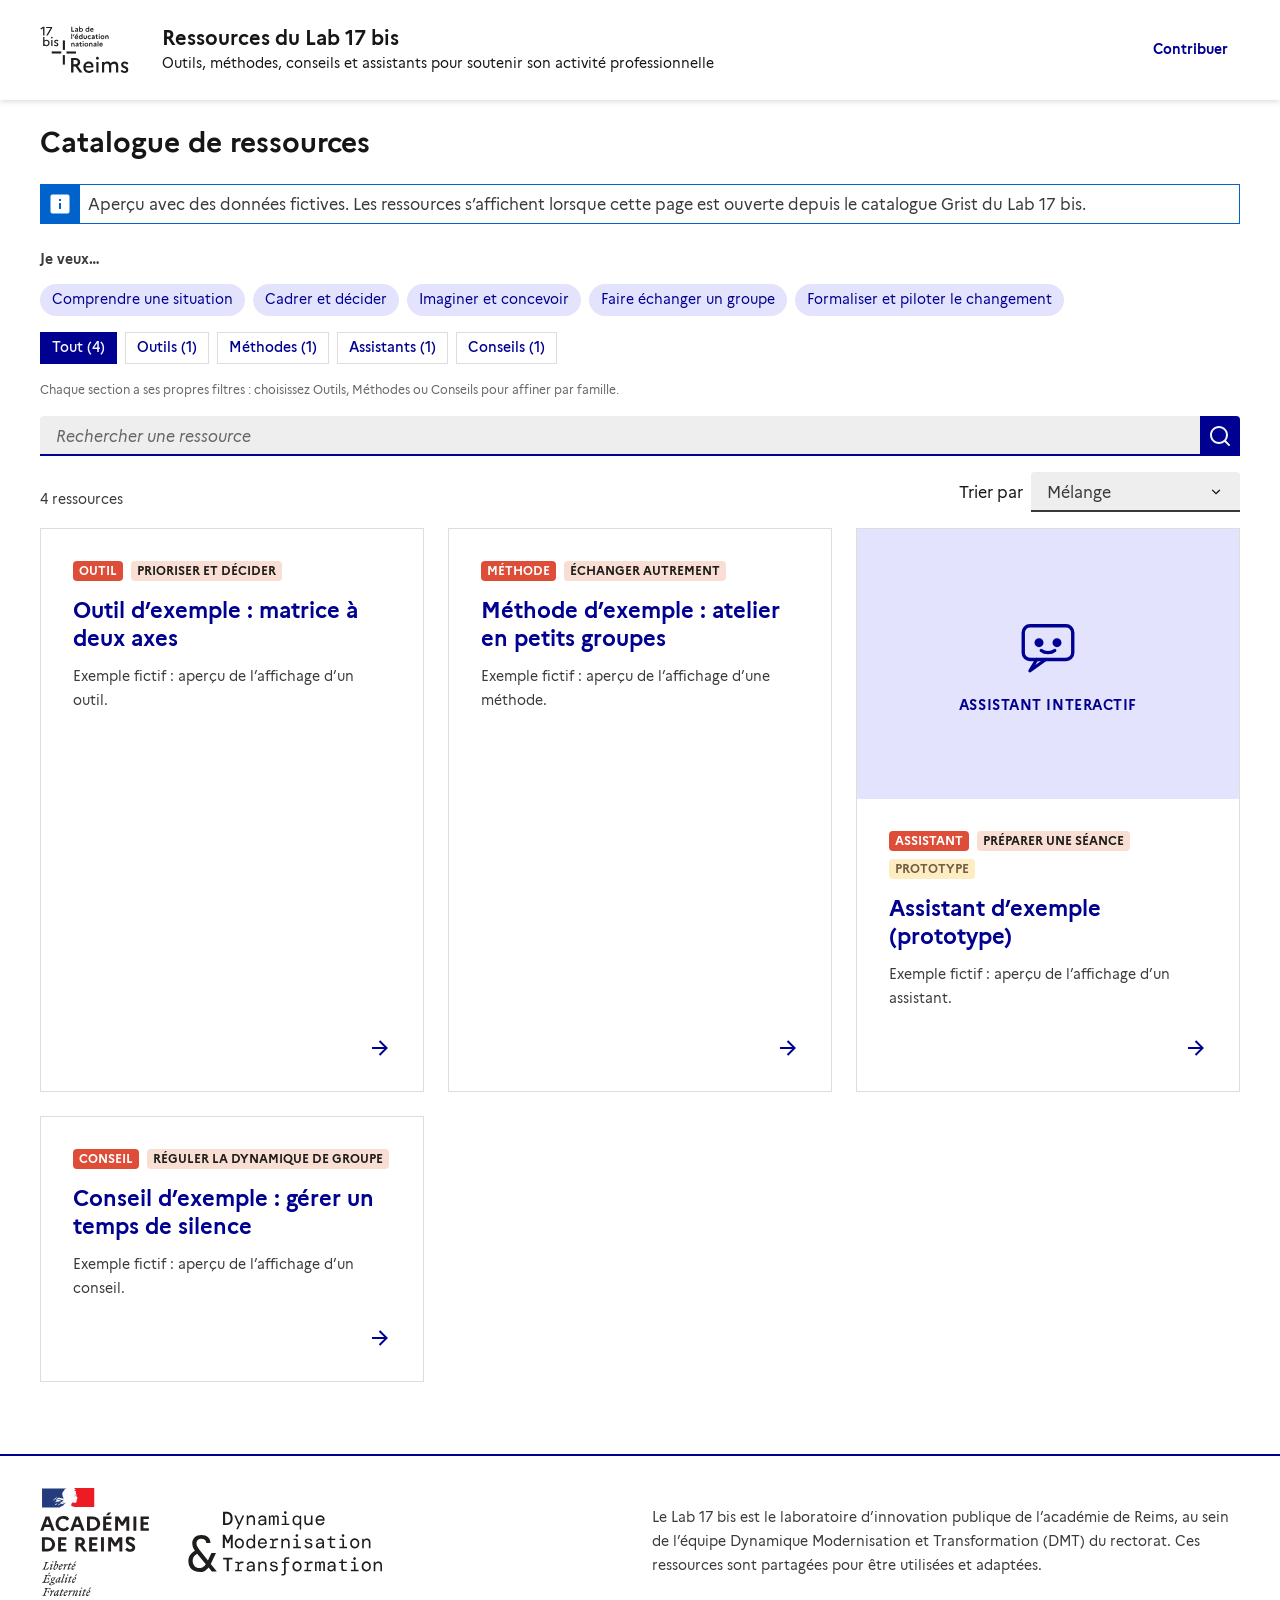
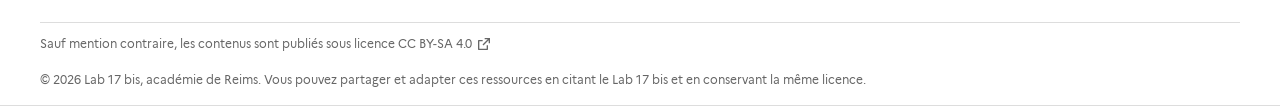
<file: index.html>
<!doctype html>
<html lang="fr" data-fr-scheme="light">
<head>
  <meta charset="utf-8">
  <meta name="viewport" content="width=device-width, initial-scale=1">
  <title>Ressources du Lab 17 bis</title>
  <link rel="stylesheet" href="dsfr/dsfr.min.css">
  <link rel="stylesheet" href="style.css?v=32">
</head>
<body>
  <div class="fr-skiplinks">
    <nav class="fr-container" role="navigation" aria-label="Accès rapide">
      <ul class="fr-skiplinks__list">
        <li><a class="fr-link" href="#app">Contenu</a></li>
        <li><a class="fr-link" href="#pied">Pied de page</a></li>
      </ul>
    </nav>
  </div>

  <header role="banner" class="fr-header lab-header">
    <div class="fr-header__body">
      <div class="fr-container">
        <div class="fr-header__body-row">
          <div class="fr-header__brand">
            <div class="fr-header__brand-top">
              <div class="fr-header__operator lab-operator">
                <img class="lab-logo-lab" src="assets/logo-lab.svg" alt="Lab 17 bis, laboratoire d’innovation de l’Éducation nationale, Reims">
              </div>
            </div>
            <div class="fr-header__service">
              <p class="fr-header__service-title"><a href="#" id="l17-home" title="Accueil – Ressources du Lab 17 bis">Ressources du Lab 17 bis</a></p>
              <p class="fr-header__service-tagline">Outils, méthodes, conseils et assistants pour soutenir son activité professionnelle</p>
            </div>
          </div>
          <div class="fr-header__tools">
            <div class="fr-header__tools-links">
              <ul class="fr-btns-group">
                <li><a class="fr-btn l17-btn-orange" id="l17-contrib" href="#" hidden title="Signaler une coquille, proposer une amélioration, contribuer ou nous contacter">Contribuer</a></li>
              </ul>
            </div>
          </div>
        </div>
      </div>
    </div>
  </header>

  <main class="fr-container fr-py-3w" id="app" aria-live="polite">
    <p class="fr-text--sm">Chargement…</p>
  </main>

  <footer class="fr-footer" role="contentinfo" id="pied">
    <div class="fr-container">
      <div class="fr-footer__body">
        <div class="fr-footer__brand lab-footer-brand lab-footer-logos">
          <img class="lab-logo-academie" src="assets/logo-academie.svg" alt="Académie de Reims, Région académique Grand Est">
          <img class="lab-logo-dmt" src="assets/logo-dmt.svg" alt="Dynamique Modernisation et Transformation (DMT)" onerror="this.remove()">
        </div>
        <div class="fr-footer__content">
          <p class="fr-footer__content-desc">Le Lab 17 bis est le laboratoire d’innovation publique de l’académie de Reims, au sein de l’équipe Dynamique Modernisation et Transformation (DMT) du rectorat. Ces ressources sont partagées pour être utilisées et adaptées.</p>
        </div>
      </div>
      <div class="fr-footer__bottom">
        <ul class="fr-footer__bottom-list"><li class="fr-footer__bottom-item"><span class="fr-footer__bottom-link">Sauf mention contraire, les contenus sont publiés sous <a href="https://creativecommons.org/licenses/by-sa/4.0/deed.fr" target="_blank" rel="noopener noreferrer" title="Licence CC BY-SA 4.0 - nouvelle fenêtre">licence CC BY-SA 4.0</a></span></li></ul>
        <div class="fr-footer__bottom-copy"><p>© 2026 Lab 17 bis, académie de Reims. Vous pouvez partager et adapter ces ressources en citant le Lab 17 bis et en conservant la même licence.</p></div>
      </div>
    </div>
  </footer>

  <!-- API plugin Grist : instance DINUM d'abord, copie publique en secours -->
  <script src="https://grist.numerique.gouv.fr/grist-plugin-api.js"
          onerror="var s=document.createElement('script');s.src='https://docs.getgrist.com/grist-plugin-api.js';s.onload=function(){window.__gristReload&&window.__gristReload()};document.head.appendChild(s);"></script>
  <script src="app.js?v=32"></script>
</body>
</html>
</file>
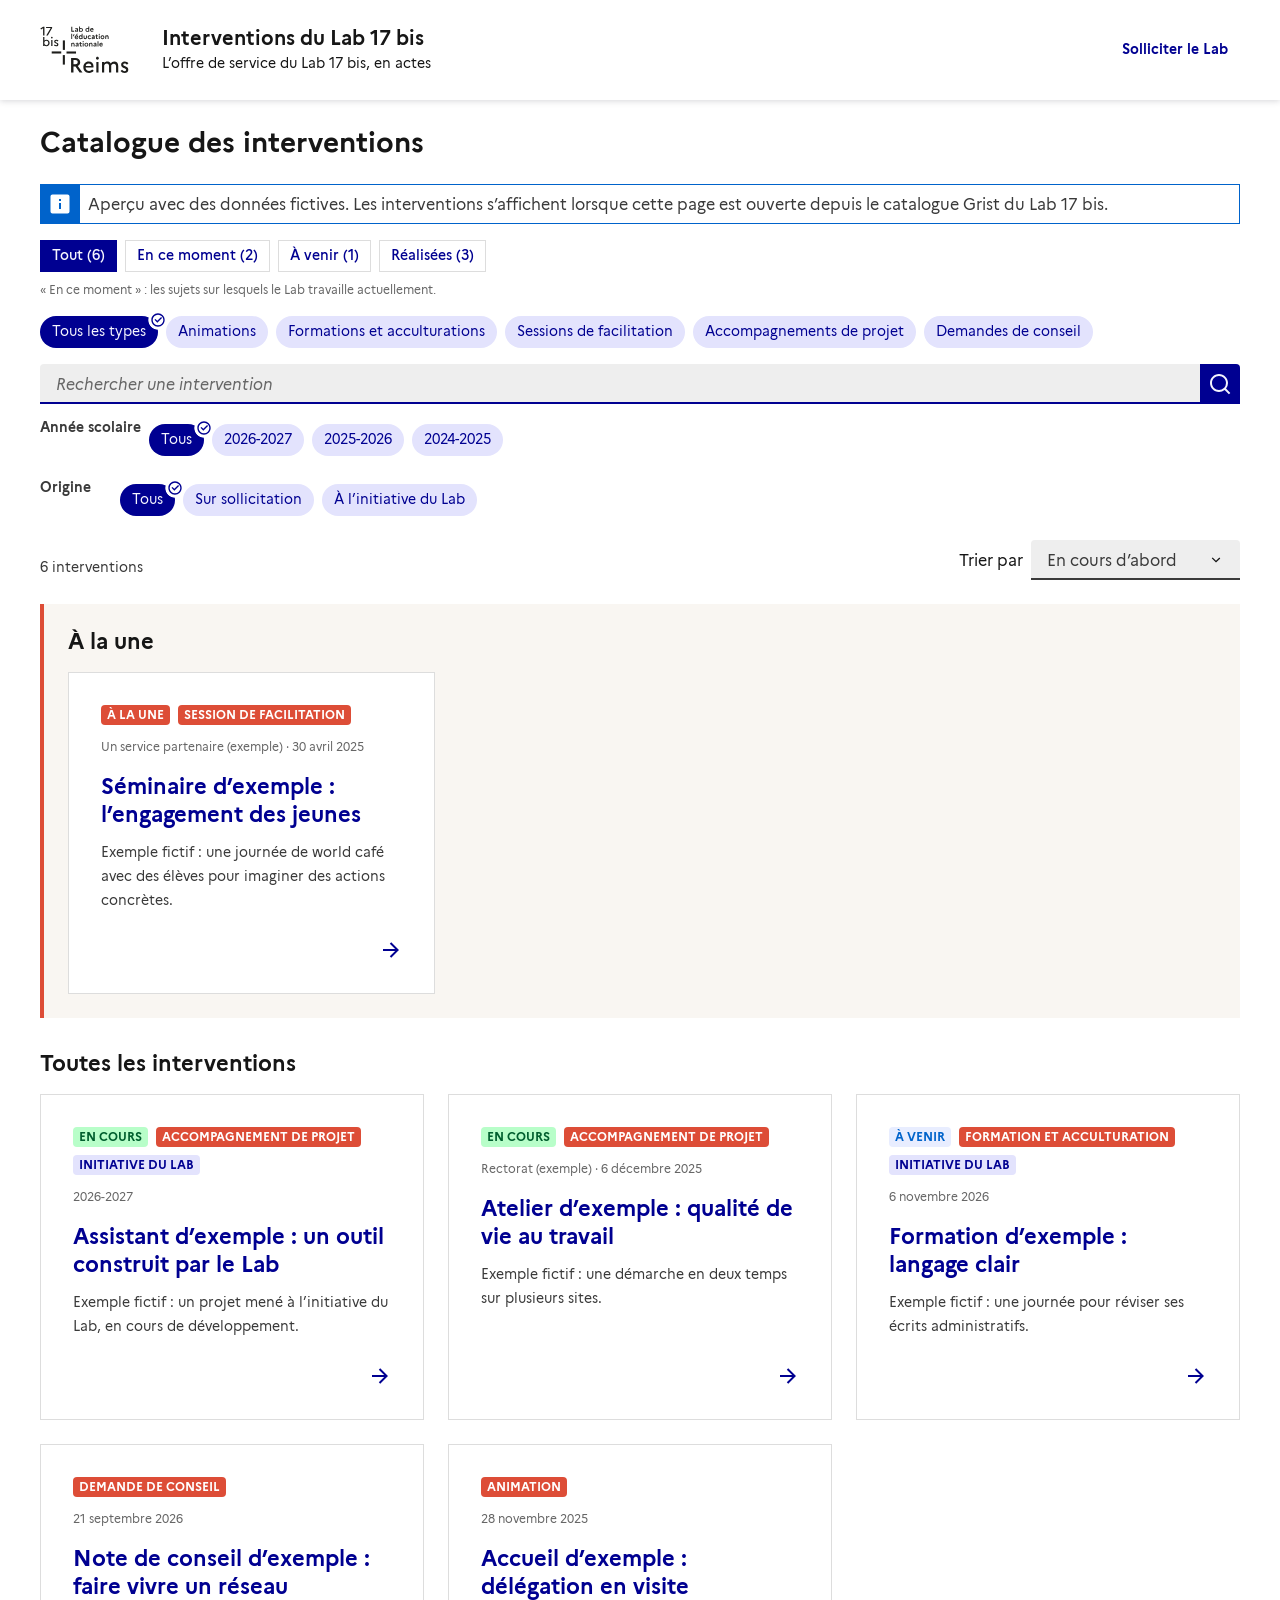
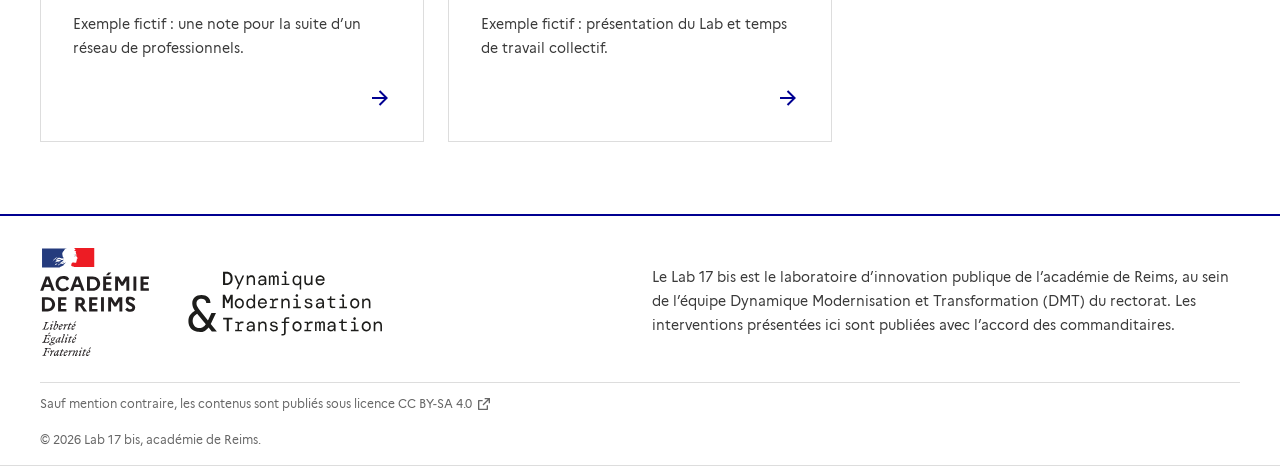
<file: interventions/index.html>
<!doctype html>
<html lang="fr" data-fr-scheme="light">
<head>
  <meta charset="utf-8">
  <meta name="viewport" content="width=device-width, initial-scale=1">
  <title>Interventions du Lab 17 bis</title>
  <link rel="stylesheet" href="../dsfr/dsfr.min.css">
  <link rel="stylesheet" href="../style.css?v=32">
  <link rel="stylesheet" href="interventions.css?v=1">
</head>
<body>
  <div class="fr-skiplinks">
    <nav class="fr-container" role="navigation" aria-label="Accès rapide">
      <ul class="fr-skiplinks__list">
        <li><a class="fr-link" href="#app">Contenu</a></li>
        <li><a class="fr-link" href="#pied">Pied de page</a></li>
      </ul>
    </nav>
  </div>

  <header role="banner" class="fr-header lab-header">
    <div class="fr-header__body">
      <div class="fr-container">
        <div class="fr-header__body-row">
          <div class="fr-header__brand">
            <div class="fr-header__brand-top">
              <div class="fr-header__operator lab-operator">
                <img class="lab-logo-lab" src="../assets/logo-lab.svg" alt="Lab 17 bis, laboratoire d’innovation de l’Éducation nationale, Reims">
              </div>
            </div>
            <div class="fr-header__service">
              <p class="fr-header__service-title"><a href="#" id="l17-home" title="Accueil – Interventions du Lab 17 bis">Interventions du Lab 17 bis</a></p>
              <p class="fr-header__service-tagline">L’offre de service du Lab 17 bis, en actes</p>
            </div>
          </div>
          <div class="fr-header__tools">
            <div class="fr-header__tools-links">
              <ul class="fr-btns-group">
                <li><a class="fr-btn l17-btn-orange" id="l17-contrib" href="#" hidden title="Solliciter le Lab 17 bis, signaler une coquille ou nous contacter">Solliciter le Lab</a></li>
              </ul>
            </div>
          </div>
        </div>
      </div>
    </div>
  </header>

  <main class="fr-container fr-py-3w" id="app" aria-live="polite">
    <p class="fr-text--sm">Chargement…</p>
  </main>

  <footer class="fr-footer" role="contentinfo" id="pied">
    <div class="fr-container">
      <div class="fr-footer__body">
        <div class="fr-footer__brand lab-footer-brand lab-footer-logos">
          <img class="lab-logo-academie" src="../assets/logo-academie.svg" alt="Académie de Reims, Région académique Grand Est">
          <img class="lab-logo-dmt" src="../assets/logo-dmt.svg" alt="Dynamique Modernisation et Transformation (DMT)" onerror="this.remove()">
        </div>
        <div class="fr-footer__content">
          <p class="fr-footer__content-desc">Le Lab 17 bis est le laboratoire d’innovation publique de l’académie de Reims, au sein de l’équipe Dynamique Modernisation et Transformation (DMT) du rectorat. Les interventions présentées ici sont publiées avec l’accord des commanditaires.</p>
        </div>
      </div>
      <div class="fr-footer__bottom">
        <ul class="fr-footer__bottom-list"><li class="fr-footer__bottom-item"><span class="fr-footer__bottom-link">Sauf mention contraire, les contenus sont publiés sous <a href="https://creativecommons.org/licenses/by-sa/4.0/deed.fr" target="_blank" rel="noopener noreferrer" title="Licence CC BY-SA 4.0 - nouvelle fenêtre">licence CC BY-SA 4.0</a></span></li></ul>
        <div class="fr-footer__bottom-copy"><p>© 2026 Lab 17 bis, académie de Reims.</p></div>
      </div>
    </div>
  </footer>

  <!-- API plugin Grist : instance DINUM d'abord, copie publique en secours -->
  <script src="https://grist.numerique.gouv.fr/grist-plugin-api.js"
          onerror="var s=document.createElement('script');s.src='https://docs.getgrist.com/grist-plugin-api.js';s.onload=function(){window.__gristReload&&window.__gristReload()};document.head.appendChild(s);"></script>
  <script src="app.js?v=1"></script>
</body>
</html>
</file>
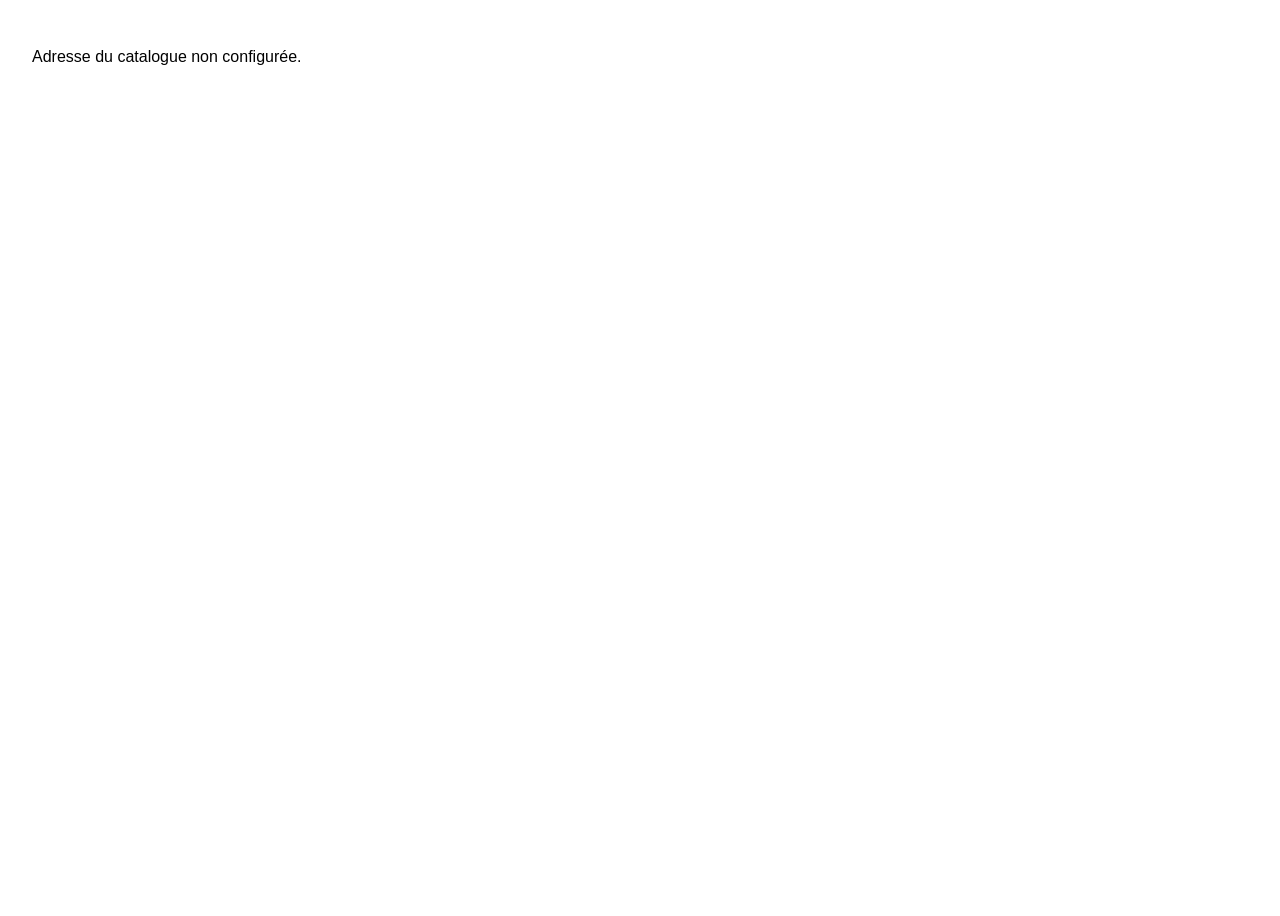
<file: interventions/plein-ecran.html>
<!DOCTYPE html>
<html lang="fr">
<head>
<meta charset="utf-8">
<meta name="viewport" content="width=device-width, initial-scale=1">
<title>Interventions du Lab 17 bis</title>
<style>html,body{height:100%;margin:0}iframe{border:0;width:100%;height:100%;display:block}</style>
</head>
<body>
<iframe id="f" title="Interventions du Lab 17 bis" allow="clipboard-write; fullscreen" src="about:blank"></iframe>
<script>
// À renseigner une fois le document Grist créé et partagé :
// copier l'adresse de la page du widget et ajouter ?embed=true à la fin.
var URL_GRIST = '';
var p = new URLSearchParams(location.search).get('u') || URL_GRIST;
if (/^https:\/\/grist\.numerique\.gouv\.fr\//.test(p)) document.getElementById('f').src = p;
else document.body.innerHTML = '<p style="font-family:sans-serif;padding:2rem">Adresse du catalogue non configurée.</p>';

// Lien direct vers une fiche : même échange que le catalogue de ressources
window.addEventListener('message', function (ev) {
  var d = ev.data;
  if (!d || typeof d.l17 !== 'string' || !/^https:\/\/(grist\.numerique\.gouv\.fr|lab17bis\.github\.io)$/.test(ev.origin)) return;
  if (d.l17 === 'ready' && /^#r\/[^\s]+$/.test(location.hash)) {
    ev.source.postMessage({ l17: 'goto', hash: location.hash }, ev.origin);
  } else if (d.l17 === 'route' && (d.hash === '' || /^#r\/[^\s]+$/.test(d.hash))) {
    history.replaceState(null, '', location.pathname + location.search + d.hash);
  }
});
</script>
</body>
</html>
</file>
<file: style.css>
/* Surcouche minimale au DSFR pour l'affichage dans un cadre Grist */
html, body { background: #fff; }
.l17-pre { white-space: pre-wrap; }
.l17-clamp {
  display: -webkit-box;
  -webkit-line-clamp: 3;
  -webkit-box-orient: vertical;
  overflow: hidden;
}
.l17-filters { margin: 1.5rem 0 1rem; }
.l17-tags { display: flex; flex-wrap: wrap; gap: .5rem; margin-top: .75rem; }
.l17-count { margin: 1rem 0; }
.l17-files { list-style: none; padding: 0; margin: 1rem 0; }
.l17-files li { margin-bottom: .5rem; }
.l17-meta { margin: .5rem 0 1.5rem; }

.l17-sections{display:flex;flex-wrap:wrap;gap:.5rem;margin-bottom:1rem}
.l17-vignette{object-fit:cover;object-position:top;background:#f6f6f6}
.l17-vignette-detail{width:100%;height:auto;border:1px solid #ddd}
.fr-card__img .l17-vignette{display:block;width:100%;height:auto;max-height:none;aspect-ratio:297/210;object-fit:contain;object-position:center;background:#fff}
.fr-card__img{overflow:hidden}
.l17-facette{display:flex;flex-wrap:wrap;align-items:center;gap:.5rem;margin-top:.75rem}
.l17-facette-label{font-weight:700;min-width:4.5rem}
.l17-infos{display:flex;flex-wrap:wrap;gap:.5rem 2rem;margin:1rem 0}
.l17-infos dt{font-size:.75rem;text-transform:uppercase;color:#666}
.l17-infos dd{margin:0;font-weight:700}
.lab-footer-logos{display:flex;align-items:center;gap:2rem;flex-wrap:wrap}
.lab-logo-dmt{height:5rem;width:auto;display:block}

.lab-operator { display: flex; align-items: center; }
.lab-logo-lab { height: 3rem; width: auto; display: block; }
.lab-logo-academie { height: 7rem; width: auto; display: block; }
.lab-header .fr-header__service-title a { background-image: none; }
.lab-header .fr-header__body { padding: 0; }
.fr-footer { margin-top: 3rem; }
.acc-memo summary { cursor: pointer; }

.fr-card__img .l17-vignette.l17-bg-gris{background:#f6f6f6}
.fr-card__img .l17-vignette.l17-cover{object-fit:cover;object-position:center}
.fr-card__img .l17-vignette.l17-cover-top{object-fit:cover;object-position:top}
.l17-vignette-detail{background:#fff}

.fr-card__img .l17-vignette.l17-marge{box-sizing:border-box;padding:1.25rem 1.5rem 0;background:#fff}
.l17-visuel-assistant{display:flex;flex-direction:column;align-items:center;justify-content:center;gap:.75rem;aspect-ratio:297/210;background:#e3e3fd;color:#000091;font-weight:700;font-size:.875rem;text-transform:uppercase;letter-spacing:.04em}

.l17-etapes{margin:.5rem 0 1rem;padding-left:1.25rem}
.l17-etapes li{margin-bottom:.5rem}
.l17-resume{margin-bottom:1rem}
.l17-vigilance{margin:1.25rem 0}
.l17-usages{margin:1rem 0}
.l17-apport{margin-top:1.5rem;color:#666}
.l17-vignette-detail.l17-bg-gris{background:#f6f6f6}
.fr-card__img .l17-vignette.l17-zoom{transform:scale(1.5);transform-origin:center 55%}

.l17-liste{margin:.25rem 0 1rem;padding-left:1.25rem}
.l17-liste li{margin-bottom:.5rem}
.l17-avant{margin:.25rem 0 .75rem}
.l17-bloc-titre{margin-bottom:.5rem}
.l17-apport-bloc{margin:1.5rem 0}
.l17-astuce{margin-top:.5rem}

.l17-badge-famille{background:#C7AAE9;color:#1D1D1B}
.l17-carrousel{border:1px solid #ddd;background:#fff}
.l17-vue{margin:0}
.l17-vue img{display:block;width:100%;height:auto}
.l17-vue figcaption{padding:.25rem .75rem;color:#666}
.l17-car-nav{display:flex;align-items:center;justify-content:space-between;padding:.5rem .75rem;border-top:1px solid #ddd}
.l17-fiche-pages{display:flex;flex-direction:column;gap:1rem;align-items:center}
.l17-page-fiche{width:100%;max-width:820px;height:auto;border:1px solid #ddd;background:#fff}
.l17-vue canvas{display:block;width:100%;height:auto}
.l17-badge-type{background:#DD4D37;color:#fff;font-weight:700}
.l17-badge-famille{background:#F9DFD3;color:#1D1D1B}

.l17-btn-orange{background:#DD4D37;color:#fff;font-weight:700}
.l17-btn-orange:hover{background:#c2412d}
.l17-hautfiche{display:flex;flex-wrap:wrap;align-items:center;justify-content:space-between;gap:.75rem;margin-bottom:1rem}
.l17-lien-manuel{display:flex;gap:.5rem;align-items:center;flex-wrap:wrap;margin-bottom:1rem}
.l17-lien-manuel input{flex:1;min-width:16rem}
.l17-besoins{margin-bottom:1rem}
.l17-besoins-titre{margin-bottom:.25rem}
.l17-barre{display:flex;flex-wrap:wrap;align-items:flex-end;justify-content:space-between;gap:1rem;margin:1rem 0}
.l17-barre .l17-count{margin:0}
.l17-tri{display:flex;align-items:center;gap:.5rem}
.l17-tri .fr-label{margin:0;white-space:nowrap}
.l17-tri .fr-select{margin:0}
[hidden]{display:none!important}
</file>
<file: interventions/interventions.css>
/* Surcouche propre au catalogue des interventions (s'ajoute à ../style.css) */
.l17-statuts{display:flex;flex-wrap:wrap;gap:.5rem;margin:1rem 0 .5rem}
.l17-une{margin:1.5rem 0 2rem;padding:1.5rem;background:#f9f6f2;border-left:4px solid #DD4D37}
.l17-une h2{margin-bottom:1rem}
.l17-badge-une{background:#DD4D37;color:#fff;font-weight:700}
.l17-badge-init{background:#E3E3FD;color:#000091}
.l17-badge-cours{background:#B8FEC9;color:#005F2E;font-weight:700}
.l17-annee{color:#666;margin:0 0 .5rem}
.l17-citation{margin:1.5rem 0}
.l17-tags-themes{margin-top:1.5rem}
.l17-section-titre{margin:2rem 0 1rem}
.l17-infos{padding:0}
.l17-infos dt,.l17-infos dd{margin-left:0;padding-left:0}
</file>
